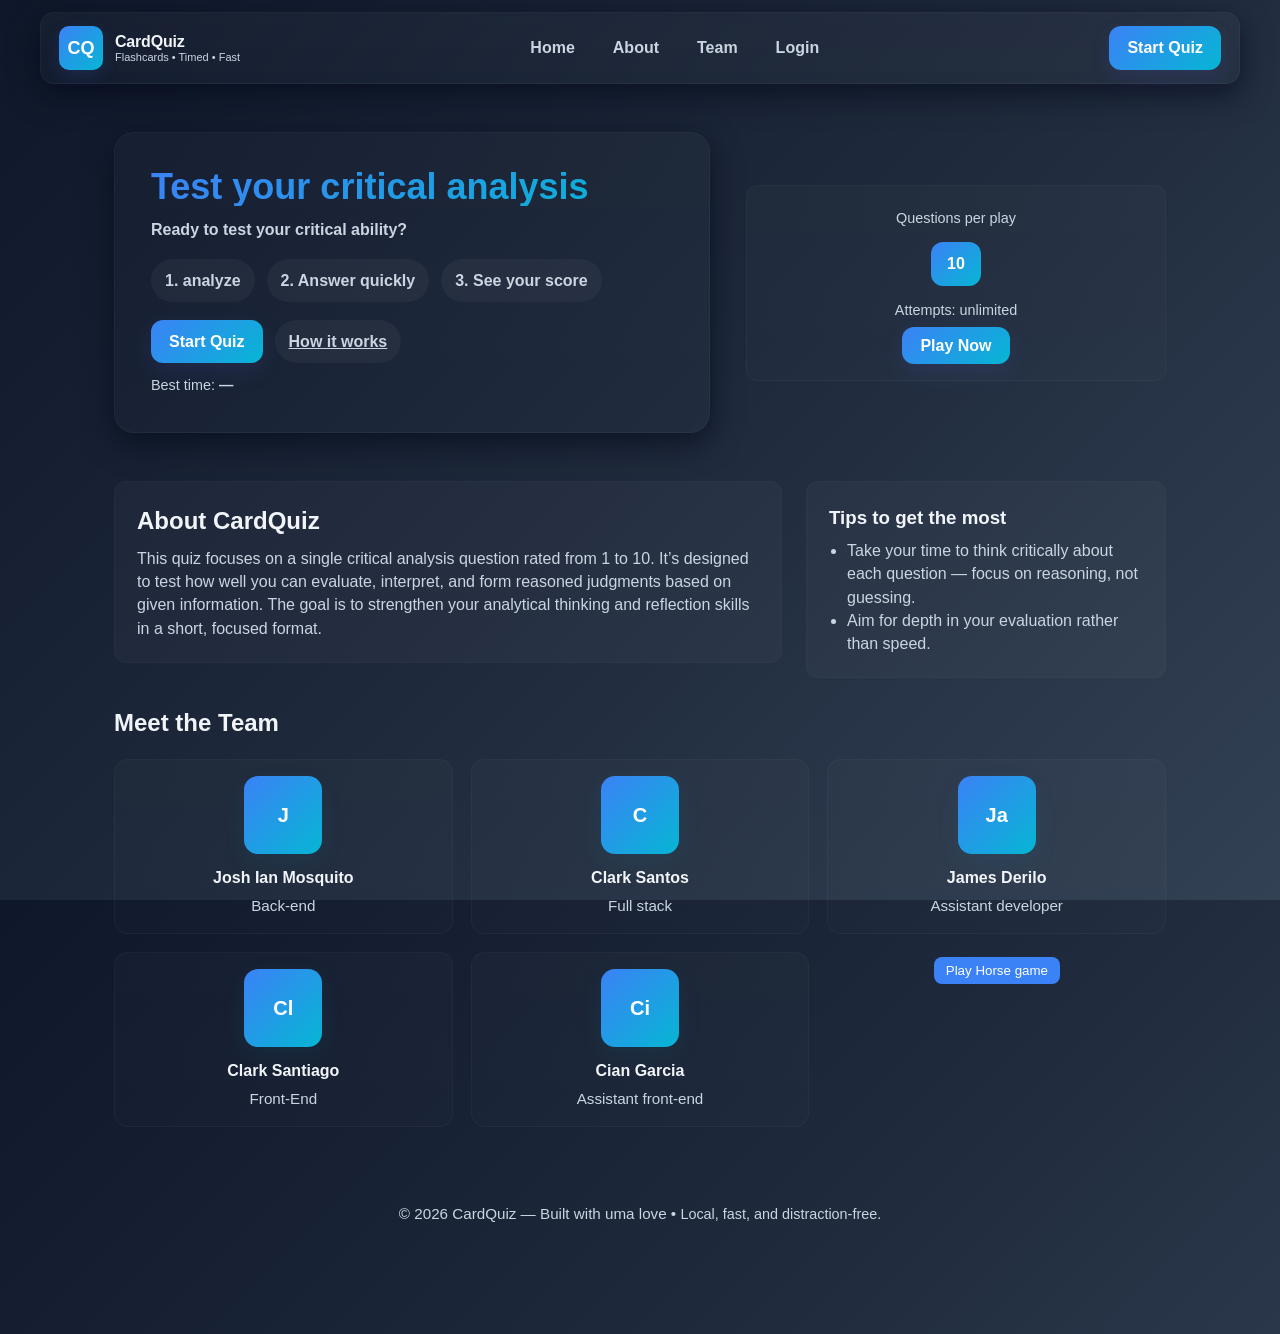
<file: index.html>
<!doctype html>
<html lang="en">
<head>
  <meta charset="utf-8" />
  <meta name="viewport" content="width=device-width,initial-scale=1" />
  <title>Card Quiz — Home</title>
  <meta name="description" content="Card Quiz — timed flashcard challenges. Start the quiz, read about the project, and meet the team." />
  <style>
    :root{
      --bg1: #0f172a;
      --bg2: #1e293b;
      --bg3: #334155;
      --accent1: #3b82f6;
      --accent2: #06b6d4;
      --card-bg: rgba(255,255,255,0.03);
      --glass: rgba(255,255,255,0.04);
      --muted: #cbd5e1;
      --radius-lg: 20px;
      --radius-md: 12px;
      --shadow: 0 10px 30px rgba(2,6,23,0.6);
      --max-width: 1100px;
      --nav-height: 72px;
    }

    /* reset */
    * { box-sizing: border-box; margin: 0; padding: 0; }
    html,body { height: 100%; }
    body{
      font-family: -apple-system, BlinkMacSystemFont, "Segoe UI", Roboto, "Helvetica Neue", Arial, sans-serif;
      background: linear-gradient(135deg, var(--bg1) 0%, var(--bg2) 50%, var(--bg3) 100%);
      color: #f1f5f9;
      -webkit-font-smoothing:antialiased;
      -moz-osx-font-smoothing:grayscale;
      line-height: 1.45;
      min-height:100vh;
      scroll-behavior: smooth;
    }

    /* container */
    .wrap{
      max-width: var(--max-width);
      margin: 0 auto;
      padding: calc(var(--nav-height) + 36px) 24px 80px;
      position: relative;
    }

    /* NAV */
    .nav {
      position: fixed;
      top: 12px;
      left: 50%;
      transform: translateX(-50%);
      width: min(96%, 1200px);
      height: var(--nav-height);
      display:flex;
      align-items:center;
      justify-content:space-between;
      gap: 16px;
      padding: 12px 18px;
      background: linear-gradient(180deg, rgba(255,255,255,0.03), rgba(255,255,255,0.02));
      border-radius: 14px;
      box-shadow: var(--shadow);
      z-index: 1200;
      backdrop-filter: blur(6px);
      border: 1px solid rgba(255,255,255,0.03);
    }

    .brand {
      display:flex;
      align-items:center;
      gap:12px;
      text-decoration:none;
      color:inherit;
    }

    .logo {
      width:44px;
      height:44px;
      border-radius:10px;
      display:inline-grid;
      place-items:center;
      font-weight:900;
      font-size:18px;
      background: linear-gradient(135deg,var(--accent1),var(--accent2));
      color:white;
      box-shadow: 0 6px 18px rgba(59,130,246,0.14);
    }

    .site-title {
      display:flex;
      flex-direction:column;
      line-height:1;
    }

    .site-title .main {
      font-weight:800;
      font-size:16px;
      letter-spacing: -0.2px;
    }

    .site-title .sub {
      font-size:11px;
      color:var(--muted);
      margin-top:2px;
    }

    .nav-links {
      display:flex;
      gap:14px;
      align-items:center;
    }

    .nav-links a {
      color:var(--muted);
      text-decoration:none;
      font-weight:700;
      padding:8px 12px;
      border-radius:10px;
      transition: all .18s ease;
    }

    .nav-links a:hover, .nav-links a:focus {
      color:white;
      transform: translateY(-2px);
      background: linear-gradient(90deg, rgba(59,130,246,0.07), rgba(6,182,212,0.04));
      outline: none;
    }

    .cta-start {
      padding:10px 18px;
      background: linear-gradient(135deg,var(--accent1),var(--accent2));
      color:white;
      text-decoration:none;
      border-radius:12px;
      font-weight:800;
      box-shadow: 0 8px 22px rgba(99,102,241,0.12);
      transition: transform .18s ease;
    }
    .cta-start:hover { transform: translateY(-3px); }

        .cta-start1 {
      padding:10px 18px;
      background: linear-gradient(135deg,var(--accent1),var(--accent2));
      color:white;
      text-decoration:none;
      border-radius:12px;
      font-weight:800;
      box-shadow: 0 8px 22px rgba(99,102,241,0.12);
      transition: transform .18s ease;
    
    }
    .cta-start1:hover { transform: translateY(-3px); }

    /* Mobile hamburger */
    .hamburger {
      display:none;
      width:44px;
      height:44px;
      border-radius:10px;
      background: var(--card-bg);
      border:1px solid rgba(255,255,255,0.02);
      align-items:center;
      justify-content:center;
      cursor:pointer;
    }
    .hamburger span{
      display:block;
      width:20px;
      height:2px;
      background: #e2e8f0;
      border-radius:2px;
      position:relative;
    }
    .hamburger span::before, .hamburger span::after {
      content: '';
      position:absolute;
      left:0;
      right:0;
      height:2px;
      background:#e2e8f0;
      border-radius:2px;
    }
    .hamburger span::before { top:-6px; }
    .hamburger span::after { top:6px; }

    /* Hero */
    .hero {
      display:grid;
      grid-template-columns: 1fr 420px;
      gap: 36px;
      align-items: center;
      margin-top: 24px;
    }

    .hero-card {
      background: linear-gradient(180deg, rgba(255,255,255,0.02), rgba(255,255,255,0.01));
      border-radius: var(--radius-lg);
      padding: 36px;
      box-shadow: var(--shadow);
      border: 1px solid rgba(255,255,255,0.03);
    }

    .hero h1 {
      font-size: 2.25rem;
      line-height:1.02;
      margin-bottom:12px;
      background: linear-gradient(135deg,var(--accent1),var(--accent2));
      -webkit-background-clip: text;
      background-clip: text;
      -webkit-text-fill-color: transparent;
    }

    .lead {
      color: var(--muted);
      margin-bottom:18px;
      font-weight:600;
    }

    .how {
      display:flex;
      gap:12px;
      margin-top:14px;
      align-items:center;
    }

    .pill {
      background: var(--glass);
      color: var(--muted);
      padding:10px 14px;
      border-radius: 999px;
      font-weight:700;
      display:inline-flex;
      gap:10px;
      align-items:center;
    }

    .hero-cta {
      margin-top:18px;
      display:flex;
      gap:12px;
      align-items:center;
    }

    /* Right side preview */
    .preview {
      background: linear-gradient(180deg, rgba(255,255,255,0.02), rgba(255,255,255,0.01));
      border-radius: var(--radius-md);
      padding: 22px;
      text-align:center;
      border: 1px solid rgba(255,255,255,0.03);
    }
    .preview h3 { margin-bottom:8px; }
    .preview .meta { color: var(--muted); margin-bottom:12px; }
    .preview .big {
      display:inline-block;
      padding:10px 16px;
      border-radius:12px;
      background: linear-gradient(135deg,var(--accent1),var(--accent2));
      font-weight:800;
      color:white;
    }

    /* ABOUT */
    section { margin-top:48px; }
    .about {
      display:grid;
      grid-template-columns: 1fr 360px;
      gap:24px;
      align-items:start;
    }
    .about .text {
      background: var(--card-bg);
      border-radius: var(--radius-md);
      padding:22px;
      border: 1px solid rgba(255,255,255,0.02);
    }
    .about h2 {
      font-size:1.5rem;
      margin-bottom:8px;
    }
    .about p { color: var(--muted); }

    /* TEAM */
    .team-grid {
      display:grid;
      grid-template-columns: repeat(3, 1fr);
      gap:18px;
      margin-top:18px;
    }

    #about {
  scroll-margin-top: 300px;  
}

    .member {
      background: linear-gradient(180deg, rgba(255,255,255,0.02), rgba(255,255,255,0.01));
      padding:16px;
      border-radius:14px;
      text-align:center;
      border:1px solid rgba(255,255,255,0.03);
    }
    .member .avatar {
      width:78px;
      height:78px;
      border-radius:14px;
      margin:0 auto 12px;
      display:grid;
      place-items:center;
      font-weight:800;
      background: linear-gradient(135deg,var(--accent1),var(--accent2));
      color:white;
      font-size:20px;
      box-shadow: 0 8px 24px rgba(6,182,212,0.08);
    }
    .member h4 { margin-bottom:6px; }
    .member p { color:var(--muted); font-size:0.95rem; }

    /* FOOTER */
    footer {
      margin-top: 48px;
      text-align:center;
      color:var(--muted);
      font-size:0.95rem;
      padding: 28px 16px;
    }

    /* Responsive */
    @media (max-width:980px){
      .hero { grid-template-columns: 1fr; }
      .about { grid-template-columns: 1fr; }
      .team-grid { grid-template-columns: repeat(2, 1fr); }
    }
    @media (max-width:640px){
      .nav { padding:10px; border-radius:12px; }
      .nav-links { display:none; }
      .hamburger { display:flex; }
      .wrap{ padding-top: calc(var(--nav-height) + 18px); }
      .team-grid { grid-template-columns: 1fr; }
      .hero h1 { font-size:1.6rem; }
      .preview { display:none; }
    }

    /* small helper */
    .muted { color:var(--muted); }
    .small { font-size:0.9rem; color:var(--muted); }


.umamusume_gamecon {
   opacity: 0;   
  position: absolute;
  bottom: 150px;  /* distance from bottom */
  right: 40px;   /* distance from right */
  transition: opacity 0.5s ease;
  pointer-events: none;    /* disable buttons while hidden */
}



.umamusume_gamecon.visible {
  opacity: 1;
  pointer-events: auto;
}

@keyframes teioSpin {
  0%   { transform: rotateY(0deg); }
  100% { transform: rotateY(360deg); }
}
.teio.spin {
  animation: teioSpin 1s ease;
}

.teio {
  
  width: 200px;             /* whatever size you like */
  height: auto;
  display: block;
  margin-bottom: 50px;
}

.umamusume_buttons {
  position: absolute;
  bottom: 0;                /* stick to bottom of the container */
  left: 50%;
  transform: translateX(-50%);
  display: flex;
  gap: 8px;                 /* spacing between buttons */
}

.umabtn {
  background: #3b82f6;
  color: white;
  border: none;
  padding: 6px 12px;
  border-radius: 8px;
}

.umabtn:hover {
  background: #2563eb;
  transform: translateY(-2px);
}


.teio {
  width: 150px;             /* whatever size you like */
  height: auto;
  display: block;
}

.umamusume_buttons {
  position: absolute;
  bottom: 0;                /* stick to bottom of the container */
  left: 50%;
  transform: translateX(-50%);
  display: flex;
  gap: 8px;                 /* spacing between buttons */
}

.umabtn {
  background: #3b82f6;
  color: white;
  border: none;
  padding: 6px 12px;
  border-radius: 8px;
}

.play-toggle {
    background: #3b82f6;
  color: white;
  border: none;
  padding: 6px 12px;
  border-radius: 8px;
  position:absolute;
  bottom: 350px;
  right: 130px;
}

.play-toggle:hover {
  background: #2563eb;
  transform: translateY(-2px);
}

  </style>
</head>
<body>
  <!-- NAV -->

  
  <header class="nav" role="banner" aria-label="Main navigation">
    <a class="brand" href="index.html">
      <div class="logo" aria-hidden="true">CQ</div>
      <div class="site-title">
        <span class="main">CardQuiz</span>
        <span class="sub">Flashcards • Timed • Fast</span>
      </div>
    </a>

    <nav class="nav-links" role="navigation" aria-label="Primary">
      <a href="#top" onclick="document.getElementById('top')?.scrollIntoView({behavior:'smooth'})">Home</a>
      <a href="#about">About</a>
      <a href="#team">Team</a>
   <a href="login.html" id="authLink">Login</a>

    </nav>

    <div style="display:flex;align-items:center;gap:12px">
      <a class="cta-start" href="Home.html" role="button">Start Quiz</a>
      <button class="hamburger" id="hambtn" aria-expanded="false" aria-label="Open menu">
        <span></span>
      </button>
    </div>
  </header>

  <!-- PAGE WRAP -->
  <main class="wrap" id="top">
    <!-- HERO -->
    <section class="hero" aria-labelledby="hero-heading">
      <div class="hero-card" role="region" aria-labelledby="hero-heading">
        <h1 id="hero-heading">Test your critical analysis</h1>
        <p class="lead">Ready to test your critical ability?</p>

        <div class="how" aria-hidden="false">
          <div class="pill">1. analyze</div>
          <div class="pill">2. Answer quickly</div>
          <div class="pill">3. See your score</div>
        </div>

        <div class="hero-cta">
          <a class="cta-start" href="Home.html">Start Quiz</a>
          <a class="pill" href="#about">How it works</a>
        </div>

        <p class="small" style="margin-top:12px">Best time: <strong id="bestTime">—</strong></p>
      </div>

      <aside class="preview" aria-label="Quick stats">
        <div class="meta small">Questions per play</div>
        <div style="margin:14px 0"><span class="big">10</span></div>
        <div class="meta small">Attempts: unlimited</div>
        <div style="margin-top:14px"><a class="cta-start1" href="Home.html">Play Now</a></div>
      </aside>
    </section>

    <!-- ABOUT -->
    <section id="about" class="about" aria-labelledby="about-heading">
      <div class="text" role="region" aria-labelledby="about-heading">
        <h2 id="about-heading">About CardQuiz</h2>
        <p> This quiz focuses on a single critical analysis question rated from 1 to 10. It’s designed to test how well you can evaluate, interpret, and form reasoned judgments based on given information. The goal is to strengthen your analytical thinking and reflection skills in a short, focused format.
        </p>
      </div>

      <div style="display:flex;flex-direction:column;gap:12px">
        <div class="text" role="region" aria-label="Tips">
          <h3>Tips to get the most</h3>
          <ul style="margin-top:8px;color:var(--muted);list-style:disc; padding-left:18px;">
            <li>Take your time to think critically about each question — focus on reasoning, not guessing.</li>
            <li>Aim for depth in your evaluation rather than speed.</li>
          </ul>
        </div>
      </div>
    </section>

    <!-- TEAM -->
    <section id="team" aria-labelledby="team-heading" style="margin-top:28px">
      <h2 id="team-heading" style="margin-bottom:12px">Meet the Team</h2>
      <div class="team-grid" role="list">
        <div class="member" role="listitem">
          <div class="avatar" aria-hidden="true">J</div>
          <h4>Josh Ian Mosquito</h4>
          <p class="small">Back-end </p>
        </div>

        <div class="member" role="listitem">
          <div class="avatar" aria-hidden="true">C</div>
          <h4>Clark Santos</h4>
          <p class="small">Full stack</p>
        </div>

        <div class="member" role="listitem">
          <div class="avatar" aria-hidden="true">Ja</div>
          <h4>James Derilo</h4>
          <p class="small">Assistant developer</p>
        </div>

        <div class="member" role="listitem">
          <div class="avatar" aria-hidden="true">Cl</div>
          <h4>Clark Santiago</h4>
          <p class="small">Front-End</p>
        </div>

        <div class="member" role="listitem">
          <div class="avatar" aria-hidden="true">Ci</div>
          <h4>Cian Garcia</h4>
          <p class="small">Assistant front-end</p>
        </div>
      </div>
    </section>

    <button class="play-toggle">Play Horse game</button>
    <div class="umamusume_gamecon">
      <img class="teio" src="chara_stand_1003_100301.png">
      <div class="umamusume_buttons">
        <button onclick="playVoice()" class="umabtn">Speed</button>
        <button onclick="playVoice()" class="umabtn">Stamina</button>
        <button onclick="playVoice()" class="umabtn">Power</button>
        <button onclick="playVoice()" class="umabtn">Guts</button>
        <button onclick="playVoice()" class="umabtn">Wisdom</button>
      </div>
    </div>
    <footer>
      &copy; <span id="year"></span> CardQuiz — Built with uma love • <span class="small">Local, fast, and distraction-free.</span>
    </footer>
  </main>

  <script>

document.addEventListener('DOMContentLoaded', async () => {
  const authLink = document.getElementById('authLink');
  const token = localStorage.getItem('authToken');

  if (authLink && token) {
    // Verify token with backend
    try {
      const res = await fetch('https://css-backend-1.onrender.com/verify', {
        method: 'POST',
        headers: { 'Content-Type': 'application/json' },
        body: JSON.stringify({ token })
      });

      if (res.ok) {
        const { username } = await res.json();
        authLink.textContent = 'Logout';
        authLink.href = '#';
        authLink.onclick = async (e) => {
          e.preventDefault();
          
          // Notify backend
          await fetch('https://css-backend-1.onrender.com/logout', {
            method: 'POST',
            headers: { 'Content-Type': 'application/json' },
            body: JSON.stringify({ token })
          });
          
          localStorage.removeItem('authToken');
          localStorage.removeItem('loggedIn');
          location.href = 'login.html';
        };
      } else {
        // Invalid token
        localStorage.removeItem('authToken');
        localStorage.removeItem('loggedIn');
      }
    } catch (err) {
      console.error('Auth check failed:', err);
    }
  }
});




    // basic interactivity: hamburger toggle & best time display
    (function(){
      const hambtn = document.getElementById('hambtn');
      const navlinks = document.querySelector('.nav-links');
      if(hambtn){
        hambtn.addEventListener('click', () => {
          const expanded = hambtn.getAttribute('aria-expanded') === 'true';
          hambtn.setAttribute('aria-expanded', String(!expanded));
          // Toggle a very small mobile menu: clone links into a temporary overlay
          if(!expanded){
            // open mobile menu
            const overlay = document.createElement('div');
            overlay.id = 'mobileOverlay';
            overlay.style.position = 'fixed';
            overlay.style.inset = '0';
            overlay.style.background = 'linear-gradient(180deg, rgba(2,6,23,0.7), rgba(2,6,23,0.85))';
            overlay.style.zIndex = '1400';
            overlay.style.display = 'grid';
            overlay.style.placeItems = 'center';
            overlay.innerHTML = '<nav style="display:flex;flex-direction:column;gap:18px;text-align:center;"><a href=\"#top\" style=\"color:white;font-weight:800;font-size:20px;text-decoration:none;\">Home</a><a href=\"#about\" style=\"color:white;font-weight:800;font-size:20px;text-decoration:none;\">About</a><a href=\"#team\" style=\"color:white;font-weight:800;font-size:20px;text-decoration:none;\">Team</a><a href=\"sample.html\" style=\"margin-top:8px;background:linear-gradient(135deg,#3b82f6,#06b6d4);color:#fff;padding:10px 20px;border-radius:12px;text-decoration:none;\">Start Quiz</a></nav>';
            document.body.appendChild(overlay);
            overlay.addEventListener('click', (e) => {
              if(e.target === overlay) overlay.remove();
              hambtn.setAttribute('aria-expanded', 'false');
            });
          } else {
            // close mobile menu
            const overlay = document.getElementById('mobileOverlay');
            if(overlay) overlay.remove();
          }
        });
      }



      document.getElementById('year').textContent = new Date().getFullYear();

      // --- Best time persistence -------------------------------------------------
      // Stored as a numeric value in seconds (float) under key 'cardquiz.bestTime'.
      // Use saveScore(seconds) to save a new score/time when a play finishes.
      const BEST_TIME_KEY = 'cardquiz.bestTime';
      const bestEl = document.getElementById('bestTime');

      function formatTimeSeconds(sec) {
        if (sec === null || sec === undefined || Number.isNaN(sec)) return '—';
        // show mm:ss.ss when >= 60s, otherwise ss.ss
        const s = Number(sec);
        if (!isFinite(s)) return '—';
        const minutes = Math.floor(s / 60);
        const seconds = s - minutes * 60;
        if (minutes > 0) {
          return `${minutes}:${seconds.toFixed(2).padStart(5, '0')}`; // m:ss.ss
        }
        return `${seconds.toFixed(2)}s`;
      }

      function readBestTime() {
        const raw = localStorage.getItem(BEST_TIME_KEY);
        if (!raw) return null;
        const v = Number(raw);
        return Number.isFinite(v) ? v : null;
      }

      function writeBestTime(seconds) {
        if (seconds === null || seconds === undefined || Number.isNaN(Number(seconds))) return;
        localStorage.setItem(BEST_TIME_KEY, String(Number(seconds)));
        updateBestTimeDisplay();
      }

      function updateBestTimeDisplay() {
        const best = readBestTime();
        bestEl.textContent = best === null ? '—' : formatTimeSeconds(best);
      }

      /**
       * Call this when a play/quiz finishes. Pass the measured time in seconds
       * (number). If the passed value is better (smaller) than the stored best,
       * it will replace it. If you treat higher-as-better (e.g., points), invert
       * the comparison when calling or modify this function accordingly.
       */
      function saveScore(seconds) {
        if (seconds === null || seconds === undefined || Number.isNaN(Number(seconds))) return;
        const s = Number(seconds);
        const best = readBestTime();
        // For "Best time" smaller is better. Update only if there's no best or s < best.
        if (best === null || s < best) {
          writeBestTime(s);
        }
      }

      // expose for quiz code to call: e.g. window.saveScore(37.42)
      window.saveScore = saveScore;

      // initialize display on load
      updateBestTimeDisplay();
      // ---------------------------------------------------------------------------
    })();

const playButton = document.querySelector('.play-toggle');
const gameContainer = document.querySelector('.umamusume_gamecon');

playButton.addEventListener('click', () => {
  gameContainer.classList.toggle('visible');
});


const teio = document.querySelector('.teio');
  const sound = new Audio('harikitte-ikou-kitasan-black_F_minor__bpm_155.mp3');
const buttons = document.querySelectorAll('.umabtn');

buttons.forEach(button => {
  button.addEventListener('click', () => {
      teio.classList.remove('spin');  // reset so it can spin again
    void teio.offsetWidth;          // force reflow (important)
    teio.classList.add('spin');     // add spin again

  });
});

function playVoice() {
  new Audio('harikitte-ikou-kitasan-black_F_minor__bpm_155.mp3').play();
}



  </script>
</body>
</html>
</file>
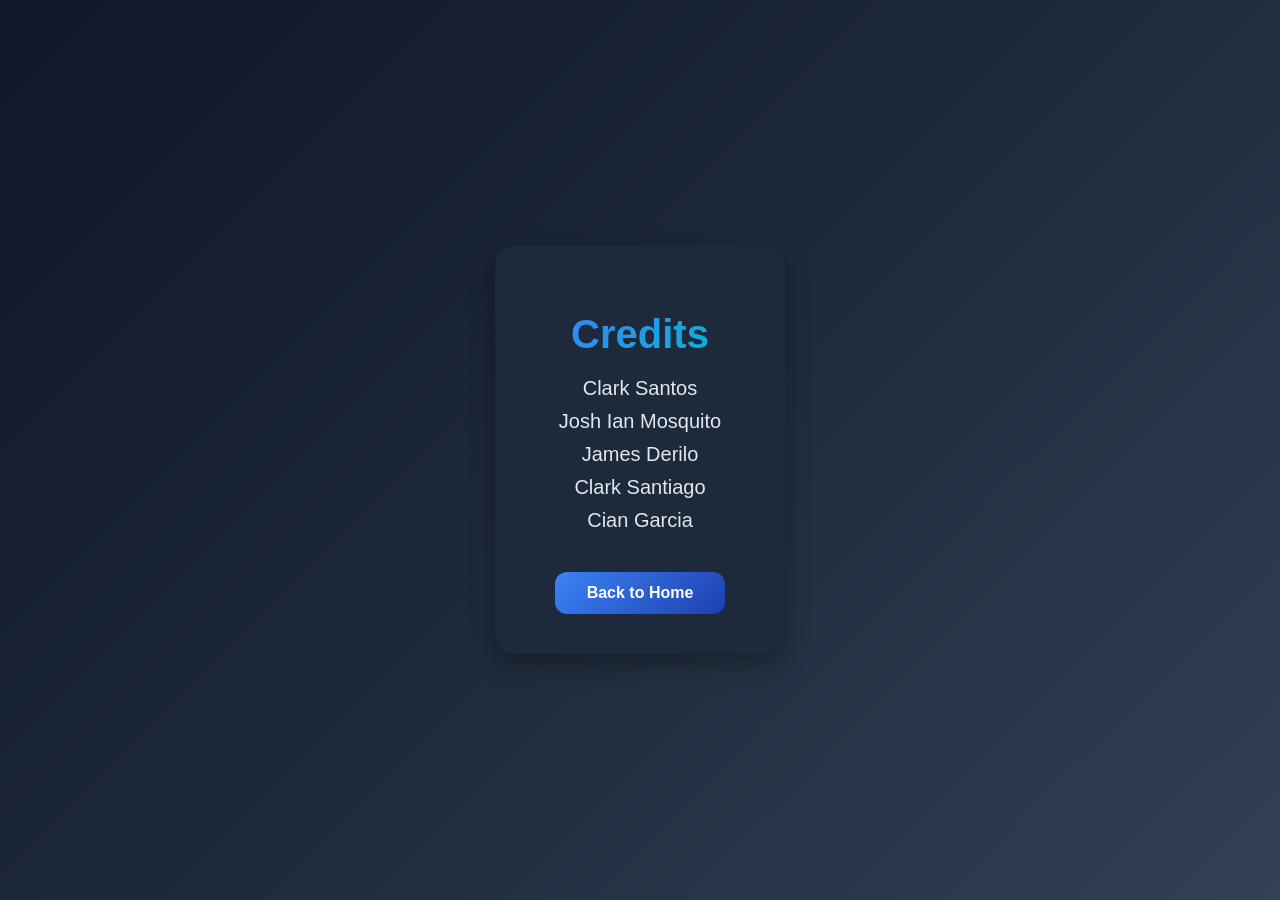
<file: credits.html>
<!DOCTYPE html>
<html lang="en">
<head>
<meta charset="UTF-8">
<meta name="viewport" content="width=device-width, initial-scale=1.0">
<title>Credits - Flash Card Quiz</title>
<style>
  body {
    font-family: -apple-system, BlinkMacSystemFont, 'Segoe UI', Roboto, sans-serif;
    display: flex; align-items: center; justify-content: center;
    min-height: 100vh; margin: 0;
    background: linear-gradient(135deg, #0f172a 0%, #1e293b 50%, #334155 100%);
    color: #f5f5f5;
  }

  .card {
    background: #1e293b;
    border-radius: 20px;
    padding: 40px 60px;
    box-shadow: 0 10px 25px rgba(0,0,0,0.3);
    text-align: center;
    animation: fadeUp .6s ease;
  }

  @keyframes fadeUp {
    from {opacity: 0; transform: translateY(20px);}
    to {opacity: 1; transform: translateY(0);}
  }

  h1 {
    background: linear-gradient(135deg, #3b82f6, #06b6d4);
    -webkit-background-clip: text;
    background-clip: text;
    -webkit-text-fill-color: transparent;
    font-size: 2.5rem; margin-bottom: 20px;
  }

  ul {
    list-style: none; padding: 0; margin: 0;
  }

  li {
    font-size: 1.25rem; margin: 10px 0;
    color: #e2e8f0; font-weight: 500;
  }

  a {
    display: inline-block;
    margin-top: 30px;
    text-decoration: none;
    background: linear-gradient(135deg, #3b82f6, #1e40af);
    color: white; padding: 12px 32px;
    border-radius: 12px;
    transition: 0.3s;
    font-weight: 600;
  }

  a:hover { transform: translateY(-3px); box-shadow: 0 10px 20px rgba(59,130,246,0.4); }
</style>
</head>
<body>
  <div class="card">
    <h1>Credits</h1>
    <ul>
      <li>Clark Santos</li>
      <li>Josh Ian Mosquito</li>
      <li>James Derilo</li>
      <li>Clark Santiago</li>
      <li>Cian Garcia</li>
    </ul>
    <a href="index.html"> Back to Home</a>
  </div>
</body>
</html>
</file>
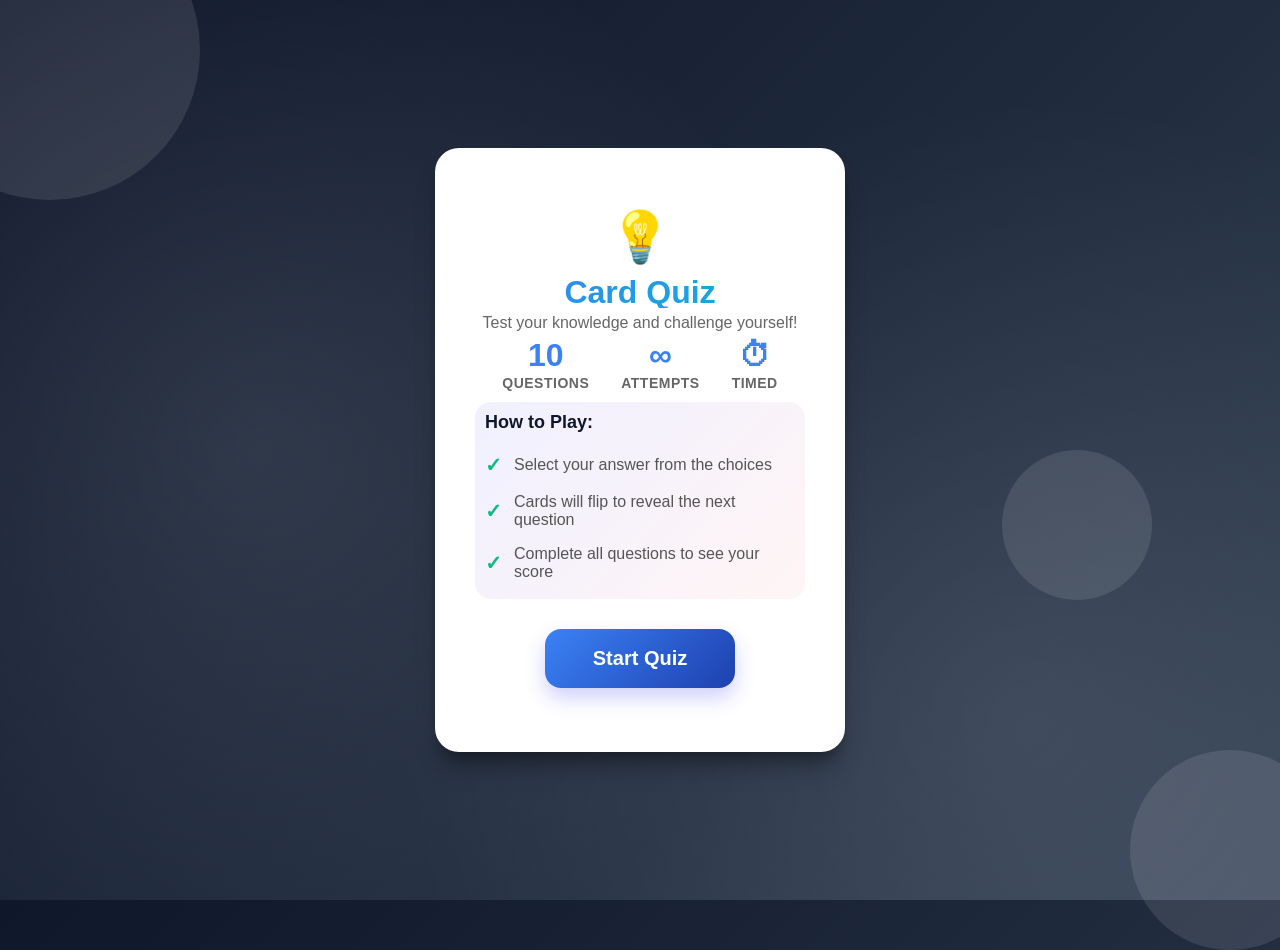
<file: Home.html>
<!DOCTYPE html>
<html lang="en">
<head>
  <meta charset="UTF-8" />
  <meta name="viewport" content="width=device-width, initial-scale=1.0"/>
  <title>Flash Card Quiz - Home</title>
  <style>
    :root {
       --primary-color: #3b82f6;
      --primary-dark: #1e40af;
      --primary-light: #60a5fa;
      --accent-color: #06b6d4;
      --success-color: #10b981;
      --neutral-100: #f5f5f5;
      --neutral-900: #0f172a;
      --dark-bg: #0f172a;
      --dark-card: #1e293b;
      --shadow-xl: 0 20px 25px -5px rgba(0, 0, 0, 0.3), 0 10px 10px -5px rgba(0, 0, 0, 0.2);
    }

    * {
      margin: 0;
      padding: 0;
      box-sizing: border-box;
    }

    body {
    font-family: -apple-system, BlinkMacSystemFont, 'Segoe UI', Roboto, 'Helvetica Neue', Arial, sans-serif;
      display: flex;
      align-items: center;
      justify-content: center;
      min-height: 100vh;
      background: linear-gradient(135deg, #0f172a 0%, #1e293b 50%, #334155 100%);
  position: relative;
      overflow: hidden;
    }

    body::before {
      content: '';
      position: absolute;
      top: 0;
      left: 0;
      right: 0;
      bottom: 0;
      background: 
        radial-gradient(circle at 20% 50%, rgba(255, 255, 255, 0.1) 0%, transparent 50%),
        radial-gradient(circle at 80% 80%, rgba(255, 255, 255, 0.1) 0%, transparent 50%);
      pointer-events: none;
    }

    /* Floating animation */
    @keyframes float {
      0%, 100% {
        transform: translateY(0px);
      }
      50% {
        transform: translateY(-20px);
      }
    }

    /* Decorative elements */
    .decoration {
      position: absolute;
      border-radius: 50%;
      opacity: 0.1;
      animation: float 6s ease-in-out infinite;
    }

    .decoration:nth-child(1) {
      width: 300px;
      height: 300px;
      background: white;
      top: -100px;
      left: -100px;
      animation-delay: 0s;
    }

    .decoration:nth-child(2) {
      width: 200px;
      height: 200px;
      background: white;
      bottom: -50px;
      right: -50px;
      animation-delay: 2s;
    }

    .decoration:nth-child(3) {
      width: 150px;
      height: 150px;
      background: white;
      top: 50%;
      right: 10%;
      animation-delay: 4s;
    }

    /* Main container */
    .container {
      position: relative;
      z-index: 10;
      text-align: center;
      padding: 20px;
      max-width: 450px;
      width: 90%;
    }

    /* Card */
    .welcome-card {
      background: white;
      border-radius: 24px;
      padding: 60px 40px;
      box-shadow: var(--shadow-xl);
      animation: slideUp 0.8s ease;
    }

    @keyframes slideUp {
      from {
        opacity: 0;
        transform: translateY(30px);
      }
      to {
        opacity: 1;
        transform: translateY(0);
      }
    }

    /* Icon */
    .icon {
      font-size: 50px;
      margin-bottom: 10px;
      animation: bounce 2s ease-in-out infinite;
    }

    @keyframes bounce {
      0%, 100% {
        transform: scale(1);
      }
      50% {
        transform: scale(1.1);
      }
    }

    /* Title */
    h1 {
      font-size: 2rem;
      font-weight: 800;
      background: linear-gradient(135deg, var(--primary-color), var(--accent-color));
      -webkit-background-clip: text;
      -webkit-text-fill-color: transparent;
      background-clip: text;
      margin-bottom: 6px;
      line-height: 1.0;
    }

    /* Subtitle */
    .subtitle {
      font-size: 1rem;
      color: #666;
      margin-bottom: 5px;
      font-weight: 500;
    }

    /* Stats */
    .stats {
      display: flex;
      justify-content: center;
      gap: 32px;
      margin-bottom: 10px;
      flex-wrap: wrap;
    }

    .stat-item {
      text-align: center;
    }

    .stat-number {
      font-size: 2rem;
      font-weight: 700;
      color: var(--primary-color);
      display: block;
    }

    .stat-label {
      font-size: 0.875rem;
      color: #666;
      text-transform: uppercase;
      letter-spacing: 0.5px;
      font-weight: 600;
    }

    /* Instructions */
    .instructions {
      background: linear-gradient(135deg, #f0f0ff 0%, #fff5f5 100%);
      border-radius: 16px;
      padding: 10px;
      margin-bottom: 30px;
      text-align: left;
    }

    .instructions h3 {
      font-size: 1.125rem;
      color: var(--neutral-900);
      margin-bottom: 12px;
      display: flex;
      align-items: center;
      gap: 8px;
    }

    .instructions ul {
      list-style: none;
      padding: 0;
    }

    .instructions li {
      padding: 8px 0;
      color: #555;
      display: flex;
      align-items: center;
      gap: 12px;
    }

    .instructions li::before {
      content: '✓';
      color: var(--success-color);
      font-weight: bold;
      font-size: 1.25rem;
    }

    /* Start button */
    .start-button {
      display: inline-block;
      padding: 18px 48px;
      font-size: 1.25rem;
      font-weight: 700;
      color: white;
      background: linear-gradient(135deg, var(--primary-color), var(--primary-dark));
      border: none;
      border-radius: 16px;
      cursor: pointer;
      text-decoration: none;
      box-shadow: 0 10px 20px rgba(99, 102, 241, 0.3);
      transition: all 0.3s ease;
      position: relative;
      overflow: hidden;
    }

    .start-button::before {
      content: '';
      position: absolute;
      top: 0;
      left: -100%;
      width: 100%;
      height: 100%;
      background: linear-gradient(90deg, transparent, rgba(255, 255, 255, 0.3), transparent);
      transition: left 0.5s ease;
    }

    .start-button:hover {
      transform: translateY(-2px);
      box-shadow: 0 15px 30px rgba(99, 102, 241, 0.4);
    }

    .start-button:hover::before {
      left: 100%;
    }

    .start-button:active {
      transform: translateY(0);
    }

    /* Responsive */
    @media (max-width: 640px) {
      .welcome-card {
        padding: 40px 24px;
      }

      h1 {
        font-size: 2rem;
      }

      .subtitle {
        font-size: 1rem;
      }

      .icon {
        font-size: 60px;
      }

      .stats {
        gap: 20px;
      }

      .stat-number {
        font-size: 1.5rem;
      }

      .start-button {
        padding: 6px 40px;
        font-size: 1.125rem;
      }

      .instructions {
        padding: 20px;
      }
    }

    @media (max-width: 480px) {
      h1 {
        font-size: 1.75rem;
      }

      .container {
        padding: 20px;
      }
    }
  </style>
</head>
<body>
  <div class="decoration"></div>
  <div class="decoration"></div>
  <div class="decoration"></div>

  <div class="container">
    <div class="welcome-card">
      <div class="icon">💡</div>
      
      <h1>Card Quiz</h1>
      <p class="subtitle">Test your knowledge and challenge yourself!</p>

      <div class="stats">
        <div class="stat-item">
          <span class="stat-number">10</span>
          <span class="stat-label">Questions</span>
        </div>
        <div class="stat-item">
          <span class="stat-number">∞</span>
          <span class="stat-label">Attempts</span>
        </div>
        <div class="stat-item">
          <span class="stat-number">⏱</span>
          <span class="stat-label">Timed</span>
        </div>
      </div>


      <div class="instructions">
        <h3>How to Play:</h3>
        <ul>
          <li>Select your answer from the choices</li>
          <li>Cards will flip to reveal the next question</li>
          <li>Complete all questions to see your score</li>

        </ul>
      </div>
      <a href="sample.html" class="start-button">Start Quiz </a>
    </div>
    
  </div>
</body>
</html>
</file>
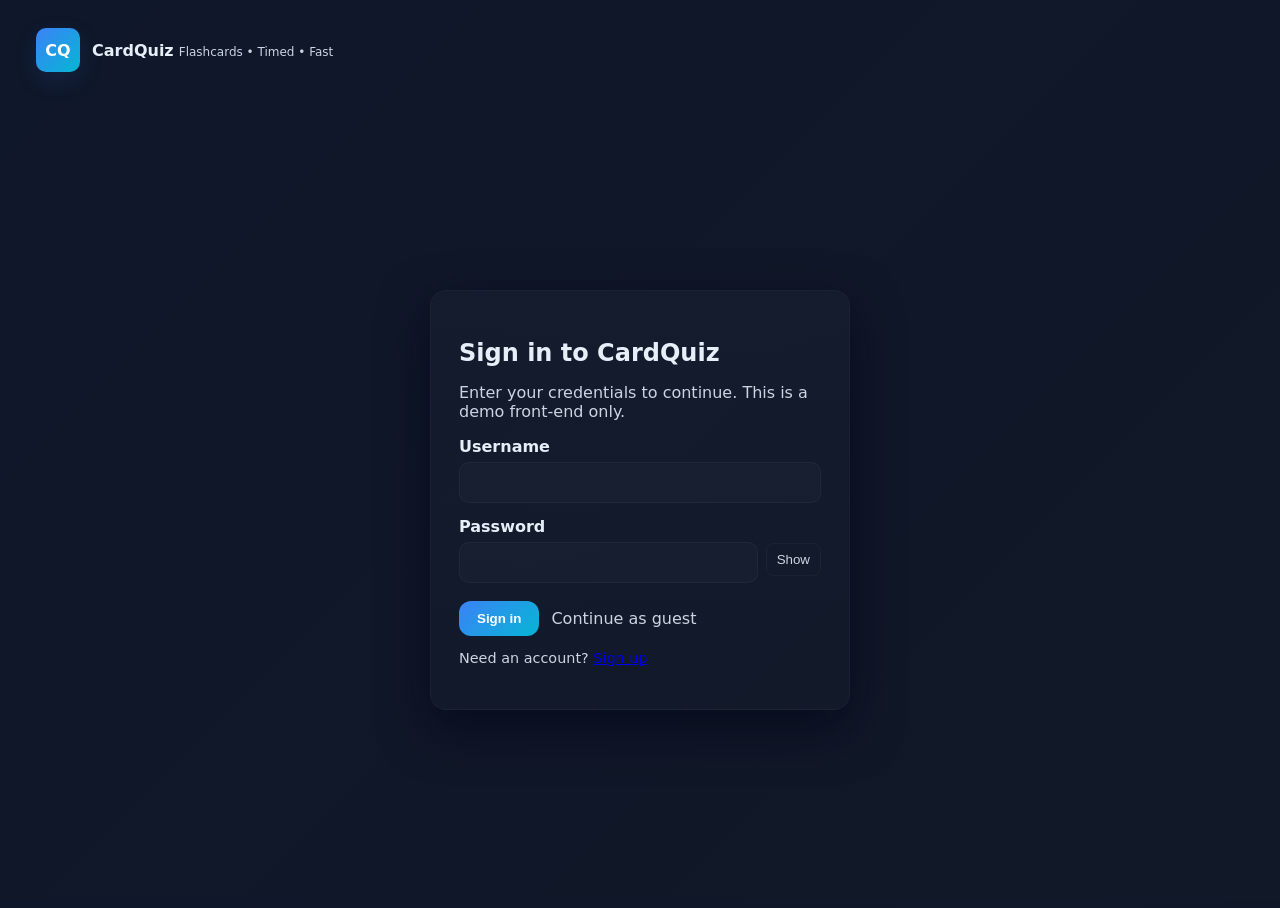
<file: login.html>
<!DOCTYPE html>
<html lang="en">
<head>
  <meta charset="utf-8" />
  <meta name="viewport" content="width=device-width,initial-scale=1" />
  <title>Login — CardQuiz</title>
  <link rel="stylesheet" href="login.css">
</head>
<body>
  <header class="login-header">
    <a class="brand" href="index.html">
      <div class="logo">CQ</div>
      <div class="site-title">
        <span class="main">CardQuiz</span>
        <span class="sub">Flashcards • Timed • Fast</span>
      </div>
    </a>
  </header>

  <main class="login-wrap">
    <section class="login-card" aria-labelledby="login-heading">
      <h1 id="login-heading">Sign in to CardQuiz</h1>
      <p class="muted">Enter your credentials to continue. This is a demo front-end only.</p>

      <form id="loginForm" novalidate>
        <label for="username">Username</label>
        <input id="username" name="username" type="text" autocomplete="username" required>

        <label for="password">Password</label>
        <div class="pw-row">
          <input id="password" name="password" type="password" autocomplete="current-password" required>
          <button type="button" id="togglePw" aria-label="Show password">Show</button>
        </div>

  

        <div id="error" role="alert" aria-live="assertive" class="error" hidden></div>

        <div class="actions">
          <button type="submit" class="primary">Sign in</button>
          <a class="link" href="index.html">Continue as guest</a>
        </div>
      </form>

      <p class="small muted">Need an account? <a href="signup.html">Sign up</a></p>
    </section>
  </main>

  <script src="login.js"></script>
</body>

</html>
</file>
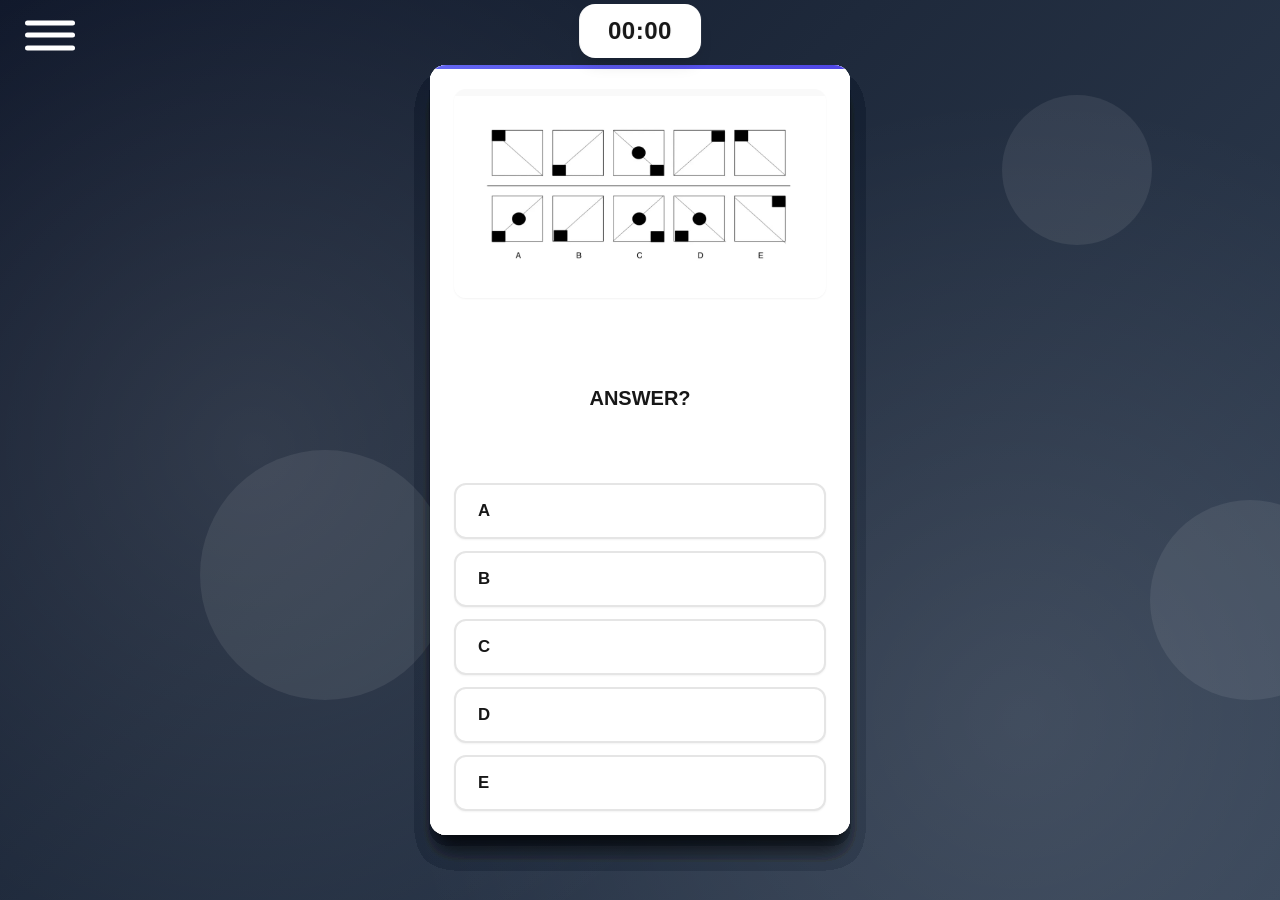
<file: sample.html>
<!DOCTYPE html>
<html lang="en">
  <link rel="stylesheet" href="ham_menu.css">
<head>
  
  <meta charset="UTF-8" />
  <meta name="viewport" content="width=device-width, initial-scale=1.0"/>
  <title>Flash Card Quiz</title>
  <style>
/* ===== CSS Variables ===== */
/* ===== CSS Variables ===== */
:root {
  --primary-color: #6366f1;
  --primary-dark: #4f46e5;
  --success-color: #10b981;
  --success-light: #d1fae5;
  --success-dark: #065f46;
  --error-color: #ef4444;
  --error-light: #fee2e2;
  --neutral-100: #f5f5f5;
  --neutral-200: #e5e5e5;
  --neutral-300: #d4d4d4;
  --neutral-900: #171717;
  --shadow-sm: 0 1px 2px 0 rgba(0, 0, 0, 0.05);
  --shadow-md: 0 4px 6px -1px rgba(0, 0, 0, 0.1), 0 2px 4px -1px rgba(0, 0, 0, 0.06);
  --shadow-lg: 0 10px 15px -3px rgba(0, 0, 0, 0.1), 0 4px 6px -2px rgba(0, 0, 0, 0.05);
  --shadow-xl: 0 20px 25px -5px rgba(0, 0, 0, 0.1), 0 10px 10px -5px rgba(0, 0, 0, 0.04);
  --border-radius-sm: 8px;
  --border-radius-md: 12px;
  --border-radius-lg: 16px;
  --transition-fast: 150ms ease;
  --transition-normal: 300ms ease;
  --transition-slow: 500ms ease;
  --card-ratio: 4;
}

/* ===== Decorations ===== */
.decoration {
  position: absolute;
  border-radius: 50%;
  opacity: 0.08;
  animation: float 6s ease-in-out infinite;
  z-index: 0;
  pointer-events: none;
}

.dec-1 {
  width: 250px;
  height: 250px;
  background: white;
  bottom: 200px;
  left: 200px;
}

.dec-2 {
  width: 200px;
  height: 200px;
  background: white;
  bottom: 200px;
  right: -70px;
  animation-delay: 2s;
}

.dec-3 {
  width: 150px;
  height: 150px;
  background: white;
  top: calc(50% - 355px);
  right: 10%;
  animation-delay: 4s;
}

@keyframes float {
  0%, 100% { transform: translate3d(0, 0, 0); }
  50% { transform: translate3d(0, -20px, 0); }
}

/* ===== Reset & Body ===== */
* {
  margin: 0;
  padding: 0;
  box-sizing: border-box;
}

body {
  font-family: -apple-system, BlinkMacSystemFont, 'Segoe UI', Roboto, 'Helvetica Neue', Arial, sans-serif;
  display: flex;
  flex-direction: column; 
  align-items: center;
  justify-content: center;
  min-height: 100vh;
  padding: 16px;
  background: linear-gradient(135deg, #0f172a 0%, #1e293b 40%, #334155 100%);
  position: relative;
  overflow-x: hidden;
}

body::before {
  content: '';
  position: absolute;
  inset: 0;
  background: 
    radial-gradient(circle at 20% 50%, rgba(255, 255, 255, 0.1) 0%, transparent 50%),
    radial-gradient(circle at 80% 80%, rgba(255, 255, 255, 0.1) 0%, transparent 50%);
  pointer-events: none;
}

/* ===== Timer ===== */
.timer {
  position: fixed;
  top: 4px;
  left: 50%;
  transform: translateX(-50%);
  font-size: 1.5rem;
  font-weight: 700;
  background: white;
  color: var(--neutral-900);
  padding: 12px 28px;
  border-radius: var(--border-radius-lg);
  box-shadow: var(--shadow-lg);
  z-index: 1000;
  backdrop-filter: blur(10px);
  border: 1px solid rgba(255, 255, 255, 0.2);
  letter-spacing: 0.5px;
  animation: slideDown 0.5s ease;
}

@keyframes slideDown {
  from {
    opacity: 0;
    transform: translateX(-50%) translateY(-20px);
  }
  to {
    opacity: 1;
    transform: translateX(-50%) translateY(0);
  }
}

/* ===== Summary Card ===== */
.summary-card {
  position: absolute;
  inset: 0;
  width: 100%;
  height: 100%;
  background: white;
  border-radius: var(--border-radius-lg);
  padding: 32px;
  box-shadow: var(--shadow-xl);
  overflow-y: auto;
  display: none;
  animation: fadeIn 0.5s ease;
}

@keyframes fadeIn {
  from {
    opacity: 0;
    transform: scale(0.95);
  }
  to {
    opacity: 1;
    transform: scale(1);
  }
}

.summary-card::-webkit-scrollbar {
  width: 8px;
}
.summary-card::-webkit-scrollbar-track {
  background: var(--neutral-100);
}
.summary-card::-webkit-scrollbar-thumb {
  background: var(--neutral-300);
  border-radius: 4px;
}
.summary-card::-webkit-scrollbar-thumb:hover {
  background: var(--primary-color);
}

.summary-card h2 {
  text-align: center;
  margin-bottom: 24px;
  color: var(--neutral-900);
  font-size: 2rem;
  font-weight: 800;
}

.summary-card .question-summary {
  margin-bottom: 16px;
  padding: 16px;
  border: 2px solid var(--neutral-200);
  border-radius: var(--border-radius-md);
  background: var(--neutral-100);
  transition: all var(--transition-normal);
}

.summary-card .question-summary:hover {
  border-color: var(--primary-color);
  transform: translateY(-2px);
  box-shadow: var(--shadow-md);
}

.summary-card .question-summary p {
  margin: 8px 0;
  line-height: 1.6;
}

.summary-card .correct-answer {
  color: var(--success-color);
  font-weight: 700;
  padding: 2px 6px;
  background: var(--success-light);
  border-radius: 4px;
}

.summary-card .wrong-answer {
  color: var(--error-color);
  font-weight: 700;
  text-decoration: line-through;
  padding: 2px 6px;
  background: var(--error-light);
  border-radius: 4px;
}

/* ===== Stack (card container) ===== */
.stack {
  position: relative;
  width: min(420px, 90vw);
  aspect-ratio: 3 / var(--card-ratio);
  max-width: 480px;
  perspective: 1200px;
  margin: 0 auto;
  z-index: 1;
}

/* ===== Card ===== */
.card {
  position: absolute;
  inset: 0;
  background: white;
  border-radius: var(--border-radius-lg);
  padding: 24px;
  transition:
    transform var(--transition-slow) cubic-bezier(0.34, 1.56, 0.64, 1),
    opacity var(--transition-slow) ease,
    box-shadow var(--transition-normal) ease;
  box-shadow: var(--shadow-xl);
  cursor: pointer;
  display: flex;
  flex-direction: column;
  justify-content: space-between;
  overflow: hidden;
}

.card::before {
  content: '';
  position: absolute;
  top: 0;
  left: 0;
  right: 0;
  height: 4px;
  background: linear-gradient(90deg, var(--primary-color), var(--primary-dark));
  border-radius: var(--border-radius-lg) var(--border-radius-lg) 0 0;
}

.card:hover {
  box-shadow: var(--shadow-xl), 0 0 0 2px var(--primary-color);
}

.card.hide {
  transform: translateX(-150%) rotate(-15deg);
  opacity: 0;
  pointer-events: none;
}

.card img {
  width: 100%;
  height: auto;
  max-height: 40%;
  object-fit: contain;
  margin-bottom: 16px;
  border-radius: var(--border-radius-md);
  box-shadow: var(--shadow-sm);
}

.question {
  font-size: 1.25rem;
  font-weight: 700;
  color: var(--neutral-900);
  text-align: center;
}

/* ===== Choices ===== */
.choices {
  display: flex;
  flex-direction: column;
  gap: 12px;
}

.choices button {
  padding: 16px 22px;
  width: 100%;
  font-size: 1.05rem;
  font-weight: 600;
  cursor: pointer;
  border-radius: var(--border-radius-md);
  border: 2px solid var(--neutral-200);
  background: white;
  color: var(--neutral-900);
  transition: all var(--transition-fast);
  position: relative;
  overflow: hidden;
  text-align: left;
  box-shadow: var(--shadow-sm);
}

.choices button::before {
  content: '';
  position: absolute;
  top: 0;
  left: -100%;
  width: 100%;
  height: 100%;
  background: linear-gradient(90deg, transparent, rgba(99, 102, 241, 0.1), transparent);
  transition: left 0.6s ease;
}

.choices button::after {
  content: '';
  position: absolute;
  top: 50%;
  left: 12px;
  width: 6px;
  height: 6px;
  background: var(--primary-color);
  border-radius: 50%;
  transform: translateY(-50%) scale(0);
  transition: transform var(--transition-normal);
}

.choices button:hover:not(.answered) {
  border-color: var(--primary-color);
  background: linear-gradient(135deg, #f0f2ff 0%, #ffffff 100%);
  transform: translateX(6px);
  box-shadow: var(--shadow-md);
}

.choices button:hover:not(.answered)::before {
  left: 100%;
}

.choices button:hover:not(.answered)::after {
  transform: translateY(-50%) scale(1);
}

.choices button.correct {
  background: linear-gradient(135deg, var(--success-light) 0%, #f0fdf7 100%);
  border-color: var(--success-color);
  color: var(--success-dark);
  animation: correctPulse 0.6s ease;
  box-shadow: 0 0 0 4px rgba(16, 185, 129, 0.1), var(--shadow-md);
}

.choices button.correct::after {
  content: '✓';
  width: auto;
  height: auto;
  background: none;
  font-size: 1.2rem;
  color: var(--success-color);
  transform: translateY(-50%) scale(1);
  font-weight: bold;
}

@keyframes correctPulse {
  0%, 100% { transform: scale(1); }
  50% { transform: scale(1.05); }
}

.choices button.wrong {
  background: linear-gradient(135deg, var(--error-light) 0%, #ffffff 100%);
  border-color: var(--error-color);
  color: var(--error-color);
  animation: wrongShake 0.5s ease;
}

@keyframes wrongShake {
  0%, 100% { transform: translateX(0); }
  25% { transform: translateX(-8px); }
  75% { transform: translateX(8px); }
}

.choices button.answered {
  cursor: not-allowed;
  opacity: 0.9;
}

/* ===== Responsive Design ===== */
@media (max-width: 480px) {
  .timer {
    font-size: 1.25rem;
    padding: 10px 20px;
  }
  .question { font-size: 1.1rem; }
  .choices button {
    padding: 12px 16px;
    font-size: 0.95rem;
  }
  .stack { width: 94vw; }
  .card { padding: 20px; }
  .summary-card { padding: 20px; }
  .summary-card h2 { font-size: 1.5rem; }
}

@media (max-width: 360px) {
  .timer {
    font-size: 1.1rem;
    padding: 8px 16px;
  }
  .question { font-size: 1rem; }
  .choices button {
    padding: 10px 14px;
    font-size: 0.9rem;
  }
  .card { padding: 16px; }
}

/* ===== Print Styles ===== */
@media print {
  body { background: white; }
  .timer { position: static; transform: none; }
  .card { page-break-inside: avoid; }
}

  </style>

  
</head>
<body>

  <div class="off_screen_menu">
    <ul>
        <li data-submenu="Home">Home</li>
        <li data-submenu="Retry">Retry</li>
        <li data-submenu="Credits">Credits</li>
    </ul>
</div>

<div class="black"></div>

<nav>
    <div class="ham_menu">
        <span></span>
        <span></span>
        <span></span>
    </div>


  <div class="decoration dec-1"></div>
  <div class="decoration dec-2"></div>
  <div class="decoration dec-3"></div>





  <div class="timer" id="timer">00:00</div>
  <div class="stack" id="cardStack">
    <div class="summary-card" id="summaryCard"></div>
  </div>





  <script>
  const stack = document.getElementById('cardStack');
  const timerElement = document.getElementById('timer');
  const summaryCard = document.getElementById('summaryCard');
  let correctCount = 0;
  let wrongCount = 0;
  let answeredCount = 0;
  let questions = [];
  let startTime;
  let timerInterval;
  let userAnswers = [];
  
  // Function to add a new question
  function addQuestion(question, choices, answer) {
    if (choices.length > 6) {
      console.error('Maximum 6 choices allowed per question');
      return;
    }
    questions.push({ question, choices, answer });
  }

  // Function to update card ratio based on number of choices
  function updateCardRatio(choicesCount) {
    const baseRatio = 3.5; // base aspect ratio
    const ratioPerChoice = 0.4; // additional ratio per choice
    const ratio = baseRatio + (ratioPerChoice * choicesCount);
    document.documentElement.style.setProperty('--card-ratio', ratio.toString());
  }

  // Add your questions here
  addQuestion("ANSWER?", ["A", "B", "C", "D", "E"], "C");
  addQuestion("ANSWER?", ["A", "B", "C", "D", "E"], "C");
  addQuestion("ANSWER?", ["A", "B", "C", "D"], "D");
  addQuestion("ANSWER?", ["1", "2", "3", "4", "5", "6"], "6");
  addQuestion("ANSWER?", ["A", "B", "C", "D"], "C");
  addQuestion("ANSWER?", ["A", "B", "C", "D"], "C");
  addQuestion("ANSWER?", ["A", "B", "C", "D"], "B");
  addQuestion("ANSWER?", ["A", "B", "C", "D"], "A");
  addQuestion("ANSWER?", ["A", "B", "C", "D"], "C");
  addQuestion("ANSWER?", ["A", "B", "C", "D", "E"], "A");


  const totalQuestions = questions.length; // responsive to list length
  const cards = [];

  // Start the timer when questions are loaded
  startTimer();

  questions.slice().reverse().forEach((q, i) => {
    updateCardRatio(q.choices.length); // Update card ratio based on number of choices
    const card = document.createElement('div');
    card.className = 'card';

    const img = document.createElement('img');
    img.src = `questionaire/Q${questions.length - i}.jpg`;
    img.alt = `Question ${questions.length - i} image`;
    
    const questionEl = document.createElement('div');
    questionEl.className = 'question';
    questionEl.textContent = q.question;

    const choicesEl = document.createElement('div');
    choicesEl.className = 'choices';

    q.choices.forEach(choice => {
      const btn = document.createElement('button');
      btn.textContent = choice;
      btn.addEventListener('click', () => {
        if (btn.classList.contains('answered') || card.dataset.completed === 'true') return;

        btn.classList.add('answered');
        card.dataset.completed = 'true'; // Mark this card as completed
        answeredCount++;

        // Store the user's answer
        userAnswers[questions.length - 1 - i] = btn.textContent;
        
        if (btn.textContent === q.answer) {
            btn.classList.add('correct');
            correctCount++;
            const cd = document.getElementById('correctCount');
            if (cd) cd.textContent = correctCount;
        } else {
            btn.classList.add('wrong');
            wrongCount++;
            const wd = document.getElementById('wrongCount');
            if (wd) wd.textContent = wrongCount;
        }

        setTimeout(() => {
            card.classList.add('hide');
            if (answeredCount < totalQuestions) {
            setTimeout(() => {
                // Only reshuffle if not completed
                if (card.dataset.completed !== 'true') {
                card.classList.remove('hide');
                stack.appendChild(card);
                cards.push(cards.shift());
                updateZIndex();
                }
                [...choicesEl.children].forEach(b => {
                b.classList.remove('correct', 'wrong', 'answered');
                });
            }, 600);
            } else {
            showFinalScore();
            }
        }, 300);
      });

      choicesEl.appendChild(btn);
    });

    card.appendChild(img);
    card.appendChild(questionEl);
    card.appendChild(choicesEl);
    stack.appendChild(card);
    cards.unshift(card);
  });

  function updateZIndex() {
    cards.forEach((card, index) => {
      card.style.zIndex = totalQuestions - index;
    });
  }

  // Timer functions
  function startTimer() {
    startTime = Date.now();
    timerInterval = setInterval(updateTimer, 1000);
  }

  function updateTimer() {
    const elapsedTime = Math.floor((Date.now() - startTime) / 1000);
    const minutes = Math.floor(elapsedTime / 60).toString().padStart(2, '0');
    const seconds = (elapsedTime % 60).toString().padStart(2, '0');
    timerElement.textContent = `${minutes}:${seconds}`;
  }

  function stopTimer() {
    clearInterval(timerInterval);
    return timerElement.textContent;
  }

  function showFinalScore() {
    const finalTime = stopTimer();
    
    // Create summary content
    let summaryHTML = `
      <h2>🎉 Quiz Summary</h2>
      <div class="question-summary">
        <p>⏱️ Time taken: ${finalTime}</p>
        <p>✅ Correct answers: ${correctCount}</p>
        <p>❌ Wrong answers: ${wrongCount}</p>
      </div>
    `;

    // Add individual question summaries
    userAnswers.forEach((answer, index) => {
      const question = questions[index];
      summaryHTML += `
        <div class="question-summary">
          <p><strong>Question ${index + 1}:</strong> ${question.question}</p>
          <p>Your answer: <span class="${answer === question.answer ? 'correct-answer' : 'wrong-answer'}">${answer}</span></p>
          ${answer !== question.answer ? `<p>Correct answer: <span class="correct-answer">${question.answer}</span></p>` : ''}
        </div>
      `;
    });

    // Display summary card
    // Save best time (in seconds) to localStorage under the same key index.html reads
    try {
      // finalTime is formatted as MM:SS (e.g. "01:23")
      const parts = finalTime.split(':').map(p => Number(p));
      const seconds = (Number.isFinite(parts[0]) ? parts[0] : 0) * 60 + (Number.isFinite(parts[1]) ? parts[1] : 0);
      const BEST_TIME_KEY = 'cardquiz.bestTime';
      const raw = localStorage.getItem(BEST_TIME_KEY);
      const prev = raw ? Number(raw) : null;
      let newBest = false;
      if (prev === null || Number.isNaN(prev) || seconds < prev) {
        localStorage.setItem(BEST_TIME_KEY, String(seconds));
        newBest = true;
      }
      if (newBest) {
        summaryHTML += `<div style="margin-top:12px;font-weight:800;color:#065f46">🎉 New best time!</div>`;
      }

    } catch (err) {
      // localStorage may be unavailable in some environments; fail silently
      console.warn('Could not save best time:', err);
    }

    summaryCard.innerHTML = summaryHTML;
    summaryCard.style.display = 'block';
  }

  updateZIndex();

  
const hamburger = document.querySelector('.ham_menu');
const offScreenMenu = document.querySelector('.off_screen_menu');
const black = document.querySelector('.black');
hamburger.addEventListener('click', () => {
hamburger.classList.toggle('active');
offScreenMenu.classList.toggle('active');
black.classList.toggle('active');
}); 

document.addEventListener('DOMContentLoaded', () => {

    const homeMenu = document.querySelector('[data-submenu="Home"]');
    const retryMenu = document.querySelector('[data-submenu="Retry"]');
    const creditsMenu = document.querySelector('[data-submenu="Credits"]'); // Make sure this is "Music" based on your HTML

    // When "Home" is clicked, go to home.html
    homeMenu.addEventListener('click', () => {
        window.location.href = "index.html";
    });

    // When "Retry" is clicked, go to retry.html
    retryMenu.addEventListener('click', () => {
        window.location.href = "sample.html";
    });

    // When "Music" is clicked, go to credits.html
    creditsMenu.addEventListener('click', () => {
        window.location.href = "credits.html";
    });
});


  </script>

</body>
</html>
</file>
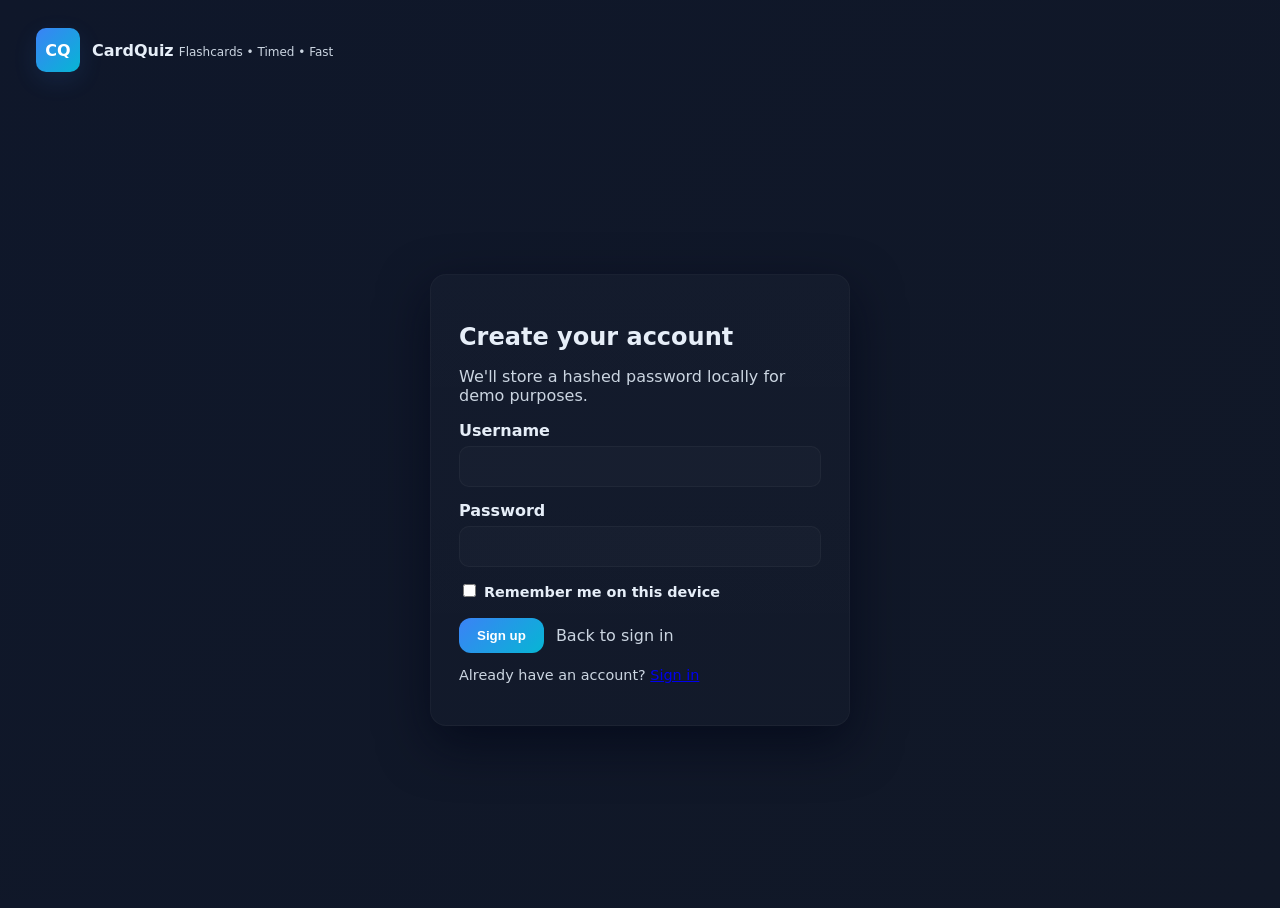
<file: signup.html>
<!doctype html>
<html lang="en">
<head>
  <meta charset="utf-8" />
  <meta name="viewport" content="width=device-width,initial-scale=1" />
  <title>Sign up — CardQuiz</title>
  <link rel="stylesheet" href="login.css">
</head>
<body>
  <header class="login-header">
    <a class="brand" href="index.html">
      <div class="logo">CQ</div>
      <div class="site-title">
        <span class="main">CardQuiz</span>
        <span class="sub">Flashcards • Timed • Fast</span>
      </div>
    </a>
  </header>

  <main class="login-wrap">
    <section class="login-card" aria-labelledby="signup-heading">
      <h1 id="signup-heading">Create your account</h1>
      <p class="muted">We'll store a hashed password locally for demo purposes.</p>

      <form id="signupForm" novalidate>
        <label for="username">Username</label>
        <input id="username" name="username" type="text" autocomplete="username" required>

        <label for="password">Password</label>
        <input id="password" name="password" type="password" required>

        <div class="row">
          <label class="small"><input type="checkbox" id="remember"> Remember me on this device</label>
        </div>

        <div id="error" role="alert" aria-live="assertive" class="error" hidden></div>

        <div class="actions">
          <button type="submit" class="primary">Sign up</button>
          <a class="link" href="login.html">Back to sign in</a>
        </div>
      </form>

      <p class="small muted">Already have an account? <a href="login.html">Sign in</a></p>
    </section>
  </main>

  <script src="signup.js"></script>
</body>
</html>
</file>
<file: login.css>
:root{--bg1:#0f172a;--card:#0b1220;--accent1:#3b82f6;--accent2:#06b6d4;--muted:#cbd5e1;--radius:12px}
*{box-sizing:border-box}
html,body{height:100%}
body{font-family:Inter, ui-sans-serif, system-ui, -apple-system, "Segoe UI", Roboto, "Helvetica Neue", Arial; background:linear-gradient(135deg,var(--bg1),#111827); color:#e6eef8; -webkit-font-smoothing:antialiased; display:flex; flex-direction:column;}
.login-header{display:flex;align-items:center;padding:20px 28px}
.brand{display:flex;align-items:center;gap:12px;color:inherit;text-decoration:none}
.logo{width:44px;height:44px;border-radius:10px;display:grid;place-items:center;font-weight:900;background:linear-gradient(135deg,var(--accent1),var(--accent2));box-shadow:0 8px 24px rgba(59,130,246,0.12);color:white}
.site-title .main{font-weight:800}
.site-title .sub{font-size:12px;color:var(--muted)}

.login-wrap{flex:1;display:grid;place-items:center;padding:40px}
.login-card{width:100%;max-width:420px;background:linear-gradient(180deg, rgba(255,255,255,0.02), rgba(255,255,255,0.01));border-radius:16px;padding:28px;border:1px solid rgba(255,255,255,0.03);box-shadow:0 18px 50px rgba(2,6,23,0.65)}
.login-card h1{margin-bottom:6px}
.muted{color:var(--muted)}
.login-card label{display:block;margin-top:14px;font-weight:700}
.login-card input[type="text"], .login-card input[type="password"]{width:100%;padding:12px;border-radius:10px;border:1px solid rgba(255,255,255,0.04);background:rgba(255,255,255,0.02);color:inherit;margin-top:6px}
.pw-row{display:flex;gap:8px;align-items:center}
.pw-row button{background:transparent;border:1px solid rgba(255,255,255,0.04);color:var(--muted);padding:8px 10px;border-radius:8px;cursor:pointer}
.row{margin-top:12px}
.actions{display:flex;gap:12px;align-items:center;margin-top:18px}
.primary{background:linear-gradient(135deg,var(--accent1),var(--accent2));border:none;color:white;padding:10px 18px;border-radius:12px;cursor:pointer;font-weight:800}
.link{color:var(--muted);text-decoration:none}
.error{color:#ffd6d6;background:rgba(255,40,40,0.06);padding:10px;border-radius:8px;margin-top:12px}
.small{font-size:0.9rem}

@media (max-width:480px){.login-card{padding:18px;margin:0 12px}}
</file>
<file: ham_menu.css>
.off_screen_menu ul {
    list-style: none;   /* removes default bullets */
    padding: 0;         /* reset default padding */
    margin: 0;          /* reset default margin */
    width: 100%;        /* let items stretch full width */
    }

    .off_screen_menu{
    
    background-color: rgb(0, 0, 0); 
    height: 100vh;
    width: 100%;
    width: 260px;
    position: fixed;
    top: 70px;
    left: -450px;
    display: flex;
    flex-direction: column;
    align-items: center;
    text-align: center;
    font-size: 1.2rem;
    transition: .3s ease;
    }

    .off_screen_menu.active{
        left:0;
    }


    .off_screen_menu li {
    padding: 15px 0px;  
    margin: 1px 0;     
    width: 100%;     
    max-width: 310px;
    cursor: pointer;     
    border-radius: 8px;  
    transition: background-color 0.3s ease;
    transition: 0.3s ease;
    color: rgb(255, 255, 255);

    
    }


    .off_screen_menu li:hover {
    background-color: rgb(94, 91, 91); 
    transform: translate(0%, -10%);
    }

    .black{
        position:absolute;
        background-color: black;
        width: 100%;
        width: 260px;
        height: 300px;
        top: 0px;
        left: -500px;
      z-index: -1;
       transition: .3s ease;
    }
.black.active{
left:0;
}
    .ham_menu{
        cursor: pointer;
        height: 50px;
        width: 50px;
        margin-right: auto;
    position: fixed;  
    top: 10px;
    left: 50px;  
    }

    .ham_menu span {
        height: 5px;
        width: 100%;
        background-color: rgb(255, 255, 255);
        border-radius: 25px;
        position: absolute;
        top: 50%;
      left: 0;
        transform: translate(-50%, -50%);
        transition: .3s ease ;
    }

    .ham_menu span:nth-child(1){
        top:25%;
    }

    .ham_menu span:nth-child(3){
        top:75%;
    }




    .ham_menu.active span:nth-child(1){
        top:50%;
        transform: translate(-50%, -50%) rotate(45deg);
    }

    .ham_menu.active span:nth-child(2){
        opacity: 0;}

        .ham_menu.active span:nth-child(3){
        top:50%;
        transform: translate(-50%, -50%) rotate(-45deg);
    }
</file>
